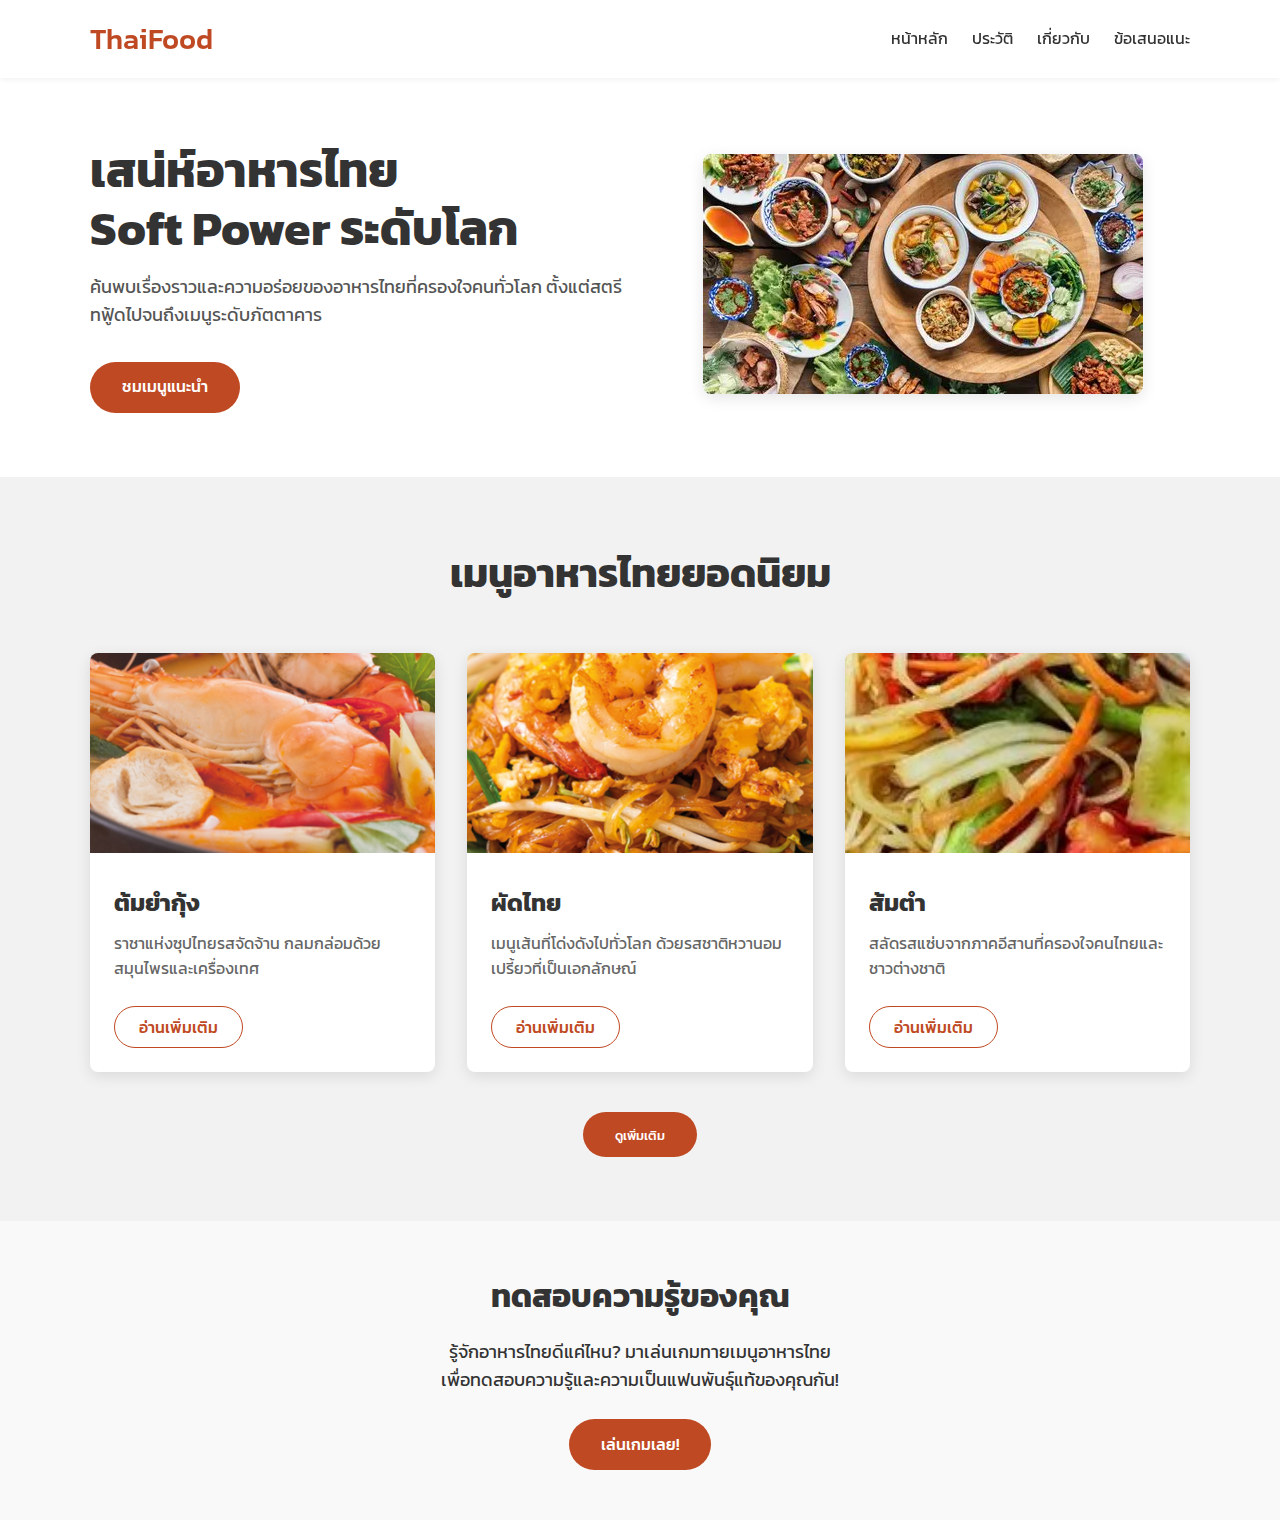
<file: index.html>
<!DOCTYPE html>
<html lang="th">
<head>
    <meta charset="UTF-8">
    <meta name="viewport" content="width=device-width, initial-scale=1.0">
    <title>Thai Food: Soft Power</title>
    
    <link rel="preconnect" href="https://fonts.googleapis.com">
    <link rel="preconnect" href="https://fonts.gstatic.com" crossorigin>
    <link href="https://fonts.googleapis.com/css2?family=Kanit:wght@300;400;500&display=swap" rel="stylesheet">

    <link rel="stylesheet" href="style.css">
</head>
<body>

    <div id="overlay"></div>

    <nav class="navbar">
    <div class="container">
        <div class="nav-con">
            <a href="index.html" class="logo">ThaiFood</a>
            <ul class="menu">
                <li><a href="index.html">หน้าหลัก</a></li>
                <li><a href="history.html">ประวัติ</a></li>
                <li><a href="about.html">เกี่ยวกับ</a></li>
                <li><a href="#" id="suggestions-btn">ข้อเสนอแนะ</a></li>
            </ul>
        </div>
    </div>
</nav>


    <header class="hero">
        <div class="container">
            <div class="hero-con">
                <div class="hero-info">
                    <h1>เสน่ห์อาหารไทย <br>Soft Power ระดับโลก</h1>
                    <p>ค้นพบเรื่องราวและความอร่อยของอาหารไทยที่ครองใจคนทั่วโลก ตั้งแต่สตรีทฟู้ดไปจนถึงเมนูระดับภัตตาคาร</p>
                    <a href="#menu" class="btn">ชมเมนูแนะนำ</a>
                </div>
                <div class="hero-img">
                    <img src="thaifood.webp" alt="ภาพอาหารไทยหลากหลายชนิดจัดวางอย่างสวยงาม">
                </div>
            </div>
        </div>
    </header>

    <main>
        <section id="menu" class="menu-section">
            <div class="container">
                <div class="section-title">
                    <h2>เมนูอาหารไทยยอดนิยม</h2>
                </div>
                <div class="menu-grid">
                    <div class="menu-card">
                        <img src="ต้มยำกุ้ง.jpg" alt="ต้มยำกุ้ง">
                        <div class="card-content">
                            <h4>ต้มยำกุ้ง</h4>
                            <p>ราชาแห่งซุปไทยรสจัดจ้าน กลมกล่อมด้วยสมุนไพรและเครื่องเทศ</p>
                            <button class="btn-secondary read-more-btn">อ่านเพิ่มเติม</button>
                        </div>
                        <div class="card-detail-content">
                            <button class="close-btn">&times;</button>
                            <h2>ต้มยำกุ้ง</h2>
                            <p>อาหารไทยที่โด่งดังไปทั่วโลก ด้วยรสชาติที่จัดจ้านซับซ้อน เปรี้ยว เค็ม เผ็ด พร้อมกลิ่นหอมของสมุนไพรไทย เช่น ข่า ตะไคร้ และใบมะกรูด</p>
                            <h3>วัตถุดิบหลัก:</h3>
                            <ul><li>กุ้งแม่น้ำ</li><li>เห็ดฟาง</li><li>ข่า, ตะไคร้, ใบมะกรูด</li><li>พริกขี้หนูสวน</li><li>น้ำพริกเผา</li></ul>
                        </div>
                    </div>

                    <div class="menu-card">
                        <img src="ผัดไท.jpg" alt="ผัดไทย">
                         <div class="card-content">
                            <h4>ผัดไทย</h4>
                            <p>เมนูเส้นที่โด่งดังไปทั่วโลก ด้วยรสชาติหวานอมเปรี้ยวที่เป็นเอกลักษณ์</p>
                            <button class="btn-secondary read-more-btn">อ่านเพิ่มเติม</button>
                        </div>
                        <div class="card-detail-content">
                            <button class="close-btn">&times;</button>
                            <h2>ผัดไทย</h2>
                            <p>เมนูเส้นจันท์ผัดกับเครื่องปรุงรสเลิศ ใส่กุ้งสด เต้าหู้ ถั่วงอก และใบกุยช่าย เสิร์ฟพร้อมมะนาวและถั่วลิสงป่น เป็นรสชาติที่ลงตัวจนชาวต่างชาติติดใจ</p>
                            <h3>วัตถุดิบหลัก:</h3>
                            <ul><li>เส้นจันท์</li><li>กุ้งสด</li><li>เต้าหู้เหลือง</li><li>ถั่วงอก, ใบกุยช่าย</li><li>ไข่ไก่</li></ul>
                        </div>
                    </div>

                    <div class="menu-card">
                        <img src="ส้มตำ.jpg" alt="ส้มตำ">
                        <div class="card-content">
                           <h4>ส้มตำ</h4>
                           <p>สลัดรสแซ่บจากภาคอีสานที่ครองใจคนไทยและชาวต่างชาติ</p>
                           <button class="btn-secondary read-more-btn">อ่านเพิ่มเติม</button>
                       </div>
                       <div class="card-detail-content">
                           <button class="close-btn">&times;</button>
                           <h2>ส้มตำ</h2>
                           <p>ส้มตำคือสลัดมะละกอดิบที่มีรสชาติจัดจ้านครบรส ทั้งเผ็ด เปรี้ยว เค็ม หวาน เป็นอาหารยอดนิยมที่สะท้อนวัฒนธรรมอาหารริมทางของไทยได้ดีที่สุด</p>
                           <h3>วัตถุดิบหลัก:</h3>
                           <ul><li>มะละกอดิบ</li><li>พริกขี้หนู</li><li>กระเทียม</li><li>มะนาว, น้ำปลา</li><li>ถั่วลิสง</li></ul>
                       </div>
                   </div>

                   <div class="menu-card hidden-card">
                       <img src="กะเพรา.jpg" alt="ผัดกะเพรา">
                       <div class="card-content">
                           <h4>ผัดกะเพรา</h4>
                           <p>เมนูสิ้นคิดแต่ยอดฮิตตลอดกาล ด้วยรสชาติเผ็ดร้อนและกลิ่นหอมของใบกะเพรา</p>
                           <button class="btn-secondary read-more-btn">อ่านเพิ่มเติม</button>
                       </div>
                       <div class="card-detail-content">
                           <button class="close-btn">&times;</button>
                           <h2>ผัดกะเพรา</h2>
                           <p>เมนูผัดที่เรียบง่ายแต่ทรงพลัง ผัดเนื้อสัตว์สับกับพริก กระเทียม และใบกะเพราอันเป็นเอกลักษณ์ ราดบนข้าวสวยร้อนๆ ทานคู่กับไข่ดาว</p>
                           <h3>วัตถุดิบหลัก:</h3>
                           <ul><li>เนื้อหมู/ไก่สับ</li><li>ใบกะเพรา</li><li>พริก, กระเทียม</li><li>น้ำมันหอย</li><li>ไข่ดาว</li></ul>
                       </div>
                   </div>

                   <div class="menu-card hidden-card">
                        <img src="ข้าวจี่.jpg" alt="ข้าวจี่">
                        <div class="card-content">
                            <h4>ข้าวจี่</h4>
                            <p>ข้าวเหนียวชุบไข่ย่างบนเตาถ่าน กลิ่นหอมกรุ่น เป็นเมนูทานเล่นยอดนิยมของภาคอีสาน</p>
                            <button class="btn-secondary read-more-btn">อ่านเพิ่มเติม</button>
                        </div>
                        <div class="card-detail-content">
                           <button class="close-btn">&times;</button>
                           <h2>ข้าวจี่</h2>
                           <p>อาหารว่างจากภาคอีสานที่ทำจากข้าวเหนียวนึ่ง ปั้นเป็นก้อน ชุบไข่ปรุงรส แล้วนำไปย่างบนเตาถ่านจนหอมกรุ่น ผิวนอกกรอบ แต่ด้านในยังคงความนุ่มของข้าวเหนียว</p>
                           <h3>วัตถุดิบหลัก:</h3>
                           <ul><li>ข้าวเหนียวนึ่ง</li><li>ไข่ไก่</li><li>เกลือหรือน้ำปลา</li></ul>
                       </div>
                    </div>

                   <div class="menu-card hidden-card">
                       <img src="ข้าวซอย.jpg" alt="ข้าวซอย">
                       <div class="card-content">
                           <h4>ข้าวซอย</h4>
                           <p>อาหารเหนือเลิศรส เส้นบะหมี่ในน้ำแกงกะทิเข้มข้น</p>
                           <button class="btn-secondary read-more-btn">อ่านเพิ่มเติม</button>
                       </div>
                       <div class="card-detail-content">
                           <button class="close-btn">&times;</button>
                           <h2>ข้าวซอย</h2>
                           <p>เอกลักษณ์ของอาหารล้านนา เส้นบะหมี่ไข่ในน้ำแกงกะทิรสเข้มข้นที่ปรุงด้วยเครื่องเทศเฉพาะตัว ทานคู่กับน่องไก่หรือเนื้อตุ๋น โรยหน้าด้วยบะหมี่กรอบ</p>
                           <h3>วัตถุดิบหลัก:</h3>
                           <ul><li>เส้นบะหมี่ไข่</li><li>น่องไก่/เนื้อ</li><li>กะทิ</li><li>พริกแกงข้าวซอย</li><li>เครื่องเคียง (หอมแดง, ผักกาดดอง)</li></ul>
                       </div>
                   </div>

                   <div class="menu-card hidden-card">
                       <img src="ข้าวผัด.jpg" alt="ข้าวผัด">
                       <div class="card-content">
                           <h4>ข้าวผัด</h4>
                           <p>เมนูง่ายๆ ที่อร่อยไม่ธรรมดา สามารถปรับเปลี่ยนเครื่องได้หลากหลาย</p>
                           <button class="btn-secondary read-more-btn">อ่านเพิ่มเติม</button>
                       </div>
                       <div class="card-detail-content">
                           <button class="close-btn">&times;</button>
                           <h2>ข้าวผัด</h2>
                           <p>ข้าวสวยหอมมะลิผัดกับไข่และเนื้อสัตว์ ปรุงรสด้วยซอสปรุงรส เสิร์ฟพร้อมแตงกวา ต้นหอม และมะนาว เป็นเมนูที่เรียบง่ายแต่อร่อยถูกใจทุกคน</p>
                           <h3>วัตถุดิบหลัก:</h3>
                           <ul><li>ข้าวสวย</li><li>ไข่ไก่</li><li>เนื้อสัตว์ (หมู, ไก่, กุ้ง)</li><li>คะน้า, หอมใหญ่</li><li>มะนาว</li></ul>
                       </div>
                   </div>

                   <div class="menu-card hidden-card">
                       <img src="ข้าวเหนียวมะม่วง.jpg" alt="ข้าวเหนียวมะม่วง">
                       <div class="card-content">
                           <h4>ข้าวเหนียวมะม่วง</h4>
                           <p>ของหวานเลื่องชื่อที่ผสมผสานความหวานของมะม่วงสุกกับความมันของข้าวเหนียวมูน</p>
                           <button class="btn-secondary read-more-btn">อ่านเพิ่มเติม</button>
                       </div>
                       <div class="card-detail-content">
                           <button class="close-btn">&times;</button>
                           <h2>ข้าวเหนียวมะม่วง</h2>
                           <p>ราชาแห่งขนมหวานไทย ข้าวเหนียวมูนรสหวานมันที่นึ่งกับกะทิ ทานคู่กับมะม่วงน้ำดอกไม้สุกหวานฉ่ำ ราดด้วยน้ำกะทิเค็มเล็กน้อยเพื่อตัดรส</p>
                           <h3>วัตถุดิบหลัก:</h3>
                           <ul><li>ข้าวเหนียว</li><li>มะม่วงสุก</li><li>กะทิ</li><li>น้ำตาล, เกลือ</li><li>ถั่วทอง</li></ul>
                       </div>
                   </div>

                   <div class="menu-card hidden-card">
                       <img src="เขียวหวานไก่.jpg" alt="แกงเขียวหวานไก่">
                       <div class="card-content">
                           <h4>แกงเขียวหวานไก่</h4>
                           <p>แกงกะทิยอดนิยมที่มีรสชาติเผ็ดร้อน หอมกลิ่นเครื่องแกงและโหระพา</p>
                           <button class="btn-secondary read-more-btn">อ่านเพิ่มเติม</button>
                       </div>
                       <div class="card-detail-content">
                           <button class="close-btn">&times;</button>
                           <h2>แกงเขียวหวานไก่</h2>
                           <p>แกงไทยที่มีสีเขียวสวยจากพริกแกงที่ทำจากพริกขี้หนูสด มีรสชาติเผ็ดนำหวานตาม หอมกลิ่นโหระพาและมะเขือเปราะ เข้ากันได้ดีกับเนื้อไก่และกะทิ</p>
                           <h3>วัตถุดิบหลัก:</h3>
                           <ul><li>เนื้อไก่</li><li>พริกแกงเขียวหวาน</li><li>กะทิ</li><li>มะเขือเปราะ</li><li>ใบโหระพา</li></ul>
                       </div>
                   </div>

                   <div class="menu-card hidden-card">
                       <img src="มัสมัน.jpg" alt="มัสมั่นไก่">
                       <div class="card-content">
                           <h4>มัสมั่นไก่</h4>
                           <p>แกงที่ได้รับอิทธิพลจากอาหารมุสลิม มีรสชาติกลมกล่อม หอมเครื่องเทศ</p>
                           <button class="btn-secondary read-more-btn">อ่านเพิ่มเติม</button>
                       </div>
                       <div class="card-detail-content">
                           <button class="close-btn">&times;</button>
                           <h2>มัสมั่นไก่</h2>
                           <p>แกงรสละมุนที่ผสมผสานเครื่องเทศจากตะวันออกกลาง เช่น อบเชย ลูกกระวาน มีรสชาติหวานนำเค็มตาม เนื้อไก่นุ่มเปื่อยและมันฝรั่งที่ชุ่มรสแกง</p>
                           <h3>วัตถุดิบหลัก:</h3>
                           <ul><li>สะโพกไก่</li><li>พริกแกงมัสมั่น</li><li>กะทิ</li><li>มันฝรั่ง, หอมใหญ่</li><li>ถั่วลิสงคั่ว</li></ul>
                       </div>
                   </div>
                </div>

                <div class="load-more-container">
                    <button id="load-more-btn" class="btn">ดูเพิ่มเติม</button>
                </div>

            </div>
        </section>

        <section class="game-link-section" style="text-align: center; padding: 50px 20px; background-color: #f9f9f9;">
            <div class="container">
                <h2 style="font-size: 2em; margin-bottom: 15px;">ทดสอบความรู้ของคุณ</h2>
                <p style="font-size: 1.1em; max-width: 600px; margin: 0 auto 25px auto;">รู้จักอาหารไทยดีแค่ไหน? มาเล่นเกมทายเมนูอาหารไทย<br>เพื่อทดสอบความรู้และความเป็นแฟนพันธุ์แท้ของคุณกัน!</p>
                <a href="game.html" class="btn">เล่นเกมเลย!</a>
            </div>
        </section>
        </main>

    <div id="suggestions-modal" class="modal">
        <div class="modal-content">
            <span class="close-modal-btn">&times;</span>
            <h2>ข้อเสนอแนะ</h2>
            <p>เรายินดีรับฟังความคิดเห็นของคุณ! กรุณาสแกน QR Code ด้านล่างเพื่อส่งข้อเสนอแนะผ่าน Google Form</p>
            <img src="QRแบบสอบถามความพึงพอใจ.PNG.jpeg" alt="QR Code for Google Form" class="qr-code-img">
        </div>
    </div>

    <script src="script.js"></script>
</body>

</html>
    <script src="script.js"></script>
</body>
</html>
</file>
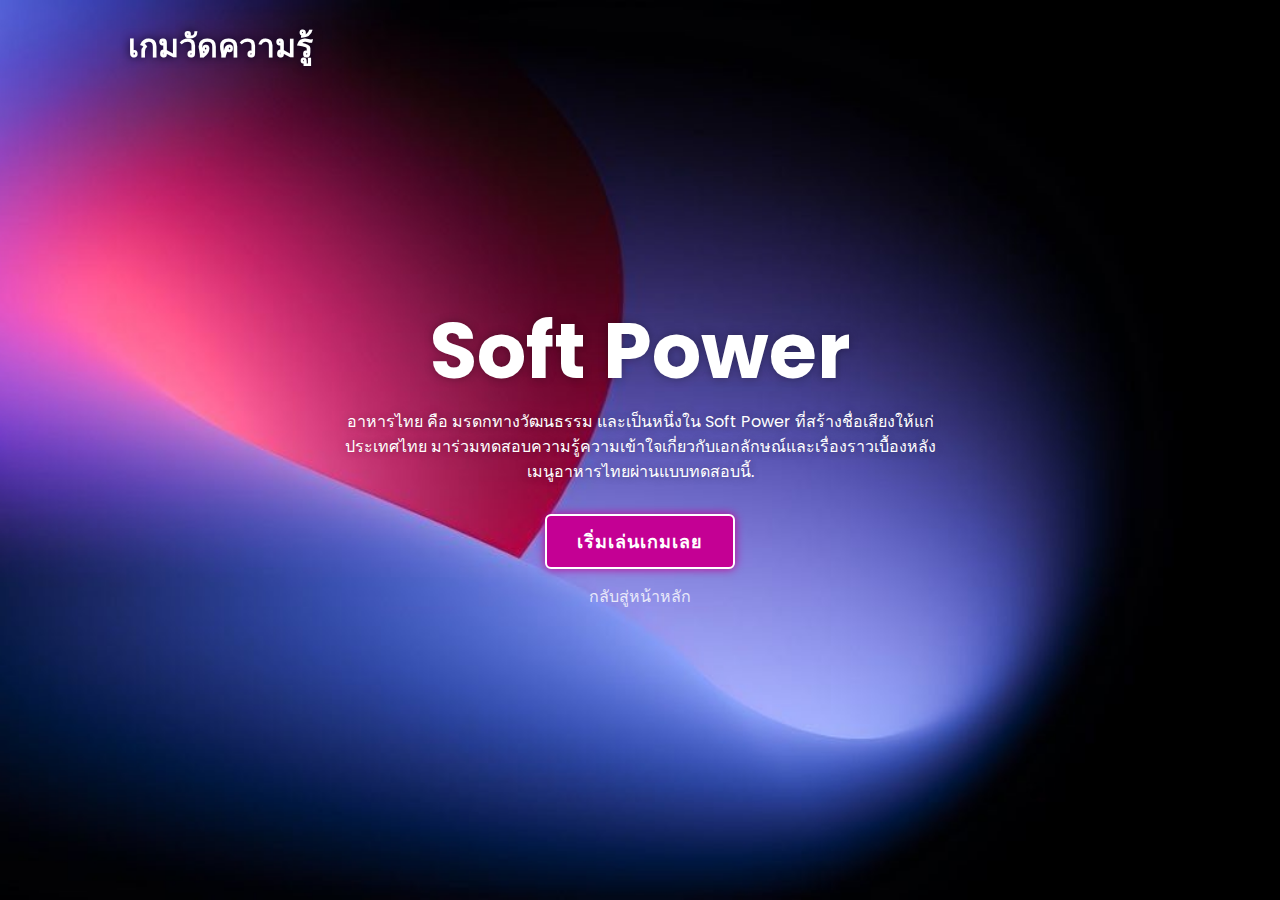
<file: game.html>
<!DOCTYPE html>
<html lang="en">
<head>
    <meta charset="UTF-8">
    <meta http-equiv="X-UA-Compatable" content="IE=edge">
    <meta name="viewport" content="width=device-width, initial-scale=1.0">
    <title>soft power quiz game</title>
    <link rel="stylesheet" href="stylegame.css">
</head>

<body>

    <main class="main">
        <header class="header">
            <a href="#" class="logo">เกมวัดความรู้</a>
        </header>

        <div class="container">
            <section class="quiz-section">
                <div class="quiz-box">
                    <h1>แบบทดสอบวัดความรู้</h1>
                    <div class="quiz-header">
                        <span>Soft Power Food</span>
                        <span class="header-score">คะแนน: 0 / 15</span>
                    </div>

                    <h2 class="question-text">ต้มยำกุ้ง มีเอกลักษณ์เด่นที่รสชาติแบบไหน?</h2>

                    <div class="option-list">
                        </div>

                    <div class="quiz-footer">
                        <span class="question-total">1 จาก 15 คำถาม</span>
                        <button class="next-btn">ต่อไป</button>
                    </div>
                </div>

                <div class="result-box">
                    <h2>ผลคะแนน</h2>
                    <div class="percentage-container">
                        <div class="circular-progress">
                            <span class="progress-value">0%</span>
                        </div>

                        <span class="score-text">คุณทำคะแนนได้ 0 จาก 15 คะแนน</span>
                    </div>
                    <div class="buttons">
                        <button class="tryAgain-btn">ลองอีกครั้งมั้ยจั๊ฟ</button>
                        <button class="goHome-btn">กลับหน้าหลัก</button>
                    </div>
                </div>
            </section>

            <section class="home">
                <div class="home-content">
                    <h1>Soft Power </h1>
                    <p> อาหารไทย คือ มรดกทางวัฒนธรรม และเป็นหนึ่งใน Soft Power ที่สร้างชื่อเสียงให้แก่ประเทศไทย มาร่วมทดสอบความรู้ความเข้าใจเกี่ยวกับเอกลักษณ์และเรื่องราวเบื้องหลังเมนูอาหารไทยผ่านแบบทดสอบนี้.</p>
                    <button class="start-btn">เริ่มเล่นเกมเลย</button>

                    <a href="index.html" style="display: block; text-align: center; margin-top: 15px; color: #fff; text-decoration: none; font-size: 16px; opacity: 0.8; transition: opacity 0.3s;">กลับสู่หน้าหลัก</a>
                    </div>
            </section>
        </div>
    </main>

    <div class="popup-info">
        <h2>Quiz Guide</h2>
        <span class="info">1.เกมแบบทดสอบนี้ประกอบด้วยคำถามทั้งหมด 15ข้อ.</span>
        <span class="info">2.กรุณา อ่านคำถามและเลือกคำตอบที่ท่านเห็นว่าถูกต้องที่สุดเพียง 1 ข้อ.</span>
        <span class="info">3.เมื่อยืนยันคำตอบในแต่ละข้อ แล้วจะไม่สามารถย้อนกลับเพื่อแก้ไขได้.</span>
        <span class="info">4.ตอบถูกจะได้รับ 1 คะแนน ไม่มีการหักคะแนนเมื่อตอบผิด.</span>
        <span class="info">5.ระบบจะแสดงผลคะแนนรวมของท่าน หลังจากทำแบบทดสอบครบทุกข้อ.</span>

        <div class="btn-group">
            <button class="info-btn exit-btn">ออก</button>
            <a href="#" class="info-btn Continue-btn">ต่อไป</a>
        </div>
    </div>

    <script src="questions.js"></script>
    <script src="gamescript.js"></script> 
</body>
</html>
</file>
<file: style.css>
/* --- การตั้งค่าพื้นฐานและตัวแปร (Variables) --- */
:root {
    --primary-color: #BF4923;
    --secondary-color: #D9A05B;
    --background-color: #F2F2F2;
    --text-color: #333333;
    --white-color: #FFFFFF;
    
    --border-radius: 8px;
    --box-shadow: 0 4px 15px rgba(0, 0, 0, 0.1);
}

* {
    margin: 0;
    padding: 0;
    box-sizing: border-box;
}

body {
    font-family: 'Kanit', sans-serif;
    background-color: var(--background-color);
    color: var(--text-color);
    line-height: 1.6;
}

body.body-no-scroll {
    overflow: hidden; /* ป้องกันการ scroll พื้นหลังตอนการ์ดขยาย */
}

.container {
    max-width: 1140px;
    margin: 0 auto;
    padding: 0 20px;
}

/* --- Navigation Bar --- */
.navbar {
    background-color: var(--white-color);
    padding: 1rem 0;
    box-shadow: 0 2px 5px rgba(0, 0, 0, 0.05);
    position: sticky;
    top: 0;
    z-index: 100;
}

.nav-con {
    display: flex;
    justify-content: space-between;
    align-items: center;
}

.logo {
    font-size: 1.8rem;
    font-weight: 500;
    color: var(--primary-color);
    text-decoration: none;
}

.menu {
    display: flex;
    list-style: none;
    gap: 1.5rem;
}

.menu a {
    color: var(--text-color);
    text-decoration: none;
    font-size: 1rem;
    transition: color 0.3s ease;
}

.menu a:hover {
    color: var(--primary-color);
}

/* --- Hero Section (ส่วนหัว) --- */
.hero {
    background-color: var(--white-color);
    padding: 4rem 0;
}

.hero-con {
    display: flex;
    align-items: center;
    gap: 2rem;
}

.hero-info { flex: 1; }
.hero-info h1 { font-size: 3rem; line-height: 1.2; margin-bottom: 1rem; }
.hero-info p { font-size: 1.1rem; margin-bottom: 2rem; color: #555; }
.hero-img { flex: 1; text-align: center; }
.hero-img img { max-width: 100%; height: auto; border-radius: var(--border-radius); box-shadow: var(--box-shadow); }

/* --- Buttons (ปุ่ม) --- */
.btn, .btn-secondary {
    display: inline-block;
    padding: 0.8rem 2rem;
    border-radius: 50px;
    text-decoration: none;
    font-weight: 500;
    transition: transform 0.3s ease, box-shadow 0.3s ease, background-color 0.3s ease, color 0.3s ease;
    border: none;
    cursor: pointer;
    font-family: 'Kanit', sans-serif;
}
.btn { background-color: var(--primary-color); color: var(--white-color); }
.btn:hover { transform: translateY(-3px); box-shadow: 0 6px 20px rgba(0, 0, 0, 0.15); }

.btn-secondary {
    background-color: var(--white-color);
    color: var(--primary-color);
    border: 1px solid var(--primary-color);
    padding: 0.5rem 1.5rem;
    font-size: 1rem;
}
.btn-secondary:hover { background-color: var(--primary-color); color: var(--white-color); }

/* --- Menu Section (ส่วนแสดงรายการอาหาร) --- */
.menu-section { padding: 4rem 0; }
.section-title { text-align: center; margin-bottom: 3rem; }
.section-title h2 { font-size: 2.5rem; }
.menu-grid { display: grid; grid-template-columns: repeat(auto-fit, minmax(300px, 1fr)); gap: 2rem; }
.load-more-container { text-align: center; margin-top: 2.5rem; }

.menu-card {
    background-color: var(--white-color);
    border-radius: var(--border-radius);
    box-shadow: var(--box-shadow);
    overflow: hidden;
    transition: all 0.4s ease;
    position: relative;
}
.menu-card:hover { transform: translateY(-10px); }
.menu-card img { width: 100%; height: 200px; object-fit: cover; }
.card-content { padding: 1.5rem; }
.card-content h4 { font-size: 1.5rem; margin-bottom: 0.5rem; }
.card-content p { margin-bottom: 1.5rem; color: #666; }

/* --- Expanded Card & Overlay Styles --- */
#overlay {
    position: fixed; top: 0; left: 0; width: 100%; height: 100%;
    background-color: rgba(0, 0, 0, 0.7);
    z-index: 1000; opacity: 0; pointer-events: none;
    transition: opacity 0.4s ease;
}
#overlay.visible { opacity: 1; pointer-events: all; }

.menu-card.card-expanded {
    position: fixed; top: 50%; left: 50%;
    transform: translate(-50%, -50%);
    width: 90%; max-width: 600px;
    height: 80vh; max-height: 700px;
    z-index: 1001; overflow-y: auto;
}
.menu-card.card-expanded:hover { transform: translate(-50%, -50%); }

.card-detail-content { display: none; padding: 2rem; padding-top: 4rem; }
.menu-card.card-expanded .card-content,
.menu-card.card-expanded img { display: none; }
.menu-card.card-expanded .card-detail-content { display: block; }

.card-detail-content h3 { margin-top: 1.5rem; }
.card-detail-content ul { list-style-position: inside; padding-left: 1rem; }
.card-detail-content ul li { margin-bottom: 0.5rem; }

.close-btn {
    position: absolute; top: 10px; right: 15px;
    font-size: 2.5rem; font-weight: bold; color: #888;
    background: none; border: none; cursor: pointer; line-height: 1;
}
.close-btn:hover { color: #333; }

.hidden-card { display: none; }

/* --- Responsive Design --- */
@media (max-width: 768px) {
    .hero-con { flex-direction: column; text-align: center; }
    .hero-info { order: 2; }
    .hero-img { order: 1; margin-bottom: 2rem; }
}
/* --- Styles for New Content Pages --- */
.content-page {
    background-color: var(--white-color);
    padding: 2rem 3rem;
    margin: 3rem 0;
    border-radius: var(--border-radius);
    box-shadow: var(--box-shadow);
}
.content-page h1 { font-size: 2.5rem; margin-bottom: 1.5rem; color: var(--primary-color); }
.content-page h2 { font-size: 1.8rem; margin-top: 2rem; margin-bottom: 1rem; }
.content-page p { margin-bottom: 1rem; line-height: 1.8; }
.content-page ul { margin-left: 20px; margin-bottom: 1rem; }
.content-img { width: 100%; max-width: 500px; display: block; margin: 1.5rem auto; border-radius: var(--border-radius); }

/* --- Footer Styles --- */
.site-footer {
    background-color: #333;
    color: #fff;
    text-align: center;
    padding: 1.5rem 0;
    margin-top: 3rem;
}

/* --- Suggestions Modal Styles --- */
.modal {
    position: fixed;
    z-index: 2000;
    left: 0;
    top: 0;
    width: 100%;
    height: 100%;
    opacity: 0;
    pointer-events: none;
    transition: opacity 0.3s ease;
    display: flex; /* ใช้ flex เพื่อจัดให้อยู่กลางจอ */
    align-items: center;
    justify-content: center;
}
.modal.visible { opacity: 1; pointer-events: auto; }
.modal-content {
    background-color: var(--white-color);
    padding: 2rem;
    border-radius: var(--border-radius);
    box-shadow: 0 5px 25px rgba(0,0,0,0.2);
    width: 90%;
    max-width: 500px;
    text-align: center;
    position: relative;
}
.close-modal-btn {
    position: absolute;
    top: 10px;
    right: 15px;
    font-size: 2rem;
    color: #aaa;
    cursor: pointer;
    line-height: 1;
}
.close-modal-btn:hover { color: #333; }
.qr-code-img { max-width: 200px; margin-top: 1rem; }
</file>
<file: stylegame.css>
@import url("https://fonts.googleapis.com/css2?family=Poppins:wght@300;400;500;600;700;800&display=swap" );

* {
    margin: 0;
    padding: 0;
    box-sizing: border-box;
    font-family: 'Poppins', sans-serif;
}

body {
    color: #fff;
    background: #09001d;
    overflow: hidden;
}

.header {
    position: fixed;
    top: 0;
    left: 0;
    width: 100%;
    padding: 20px 10%;
    background: transparent;
    display: flex;
    justify-content: space-between;
    align-items: center;
    z-index: 100;
}

.logo {
    font-size: 32px;
    color: #fff;
    text-decoration: none;
    font-weight: 700;
    filter: drop-shadow(0 0 5px #09001d);
}

.main {
    min-height: 100vh;
    background: url(background\ 001.jpg) no-repeat;
    background-size: cover;
    background-position: center;
    pointer-events: auto;
    transition: .5s ease;
}

.main.active {
    filter: blur(15px);
    pointer-events: none;
}

.container {
    display: flex;
    height: 100vh;
    width: 200%;
}

.home {
    position: relative;
    left: -50%;
    width: 100%;
    display: flex;
    justify-content: center;
    align-items: center;
}

.home-content {
    max-width: 600px;
    display: flex;
    align-items: center;
    flex-direction: column;
}

.home-content h1 {
    font-size: 78px;
    font-weight: 700;
    text-shadow: 0 0 10px rgba(0, 0, 0, .3);
}

.home-content p {
    font-size: 16px;
    text-align: center;
    text-shadow: 0 0 10px rgba(0, 0, 0, .3);
    margin-bottom: 30px;
}

.home-content .start-btn {
    width: 190px;
    height: 55px;
    background: #c40094;
    border: 2px solid #fff;
    outline: none;
    border-radius: 6px;
    box-shadow: 0 0 10px #c40094;
    font-size: 18px;
    color: #fff;
    letter-spacing: 1px;
    font-weight: 600;
    cursor: pointer;
    transition: .5s;
}

.home-content .start-btn:hover {
    background: #09001d;
    box-shadow: none;
} 

.popup-info {
    position: absolute;
    top: 50%;
    left: 50%;
    transform: translate(-50%, -50%) scale(.9);
    width: 500px;
    background: #fff;
    border-radius: 6px;
    padding: 10px 25px;
    opacity: 0;
    pointer-events: none;
    transition: .5s ease;
}

.popup-info.active {
    opacity: 1;
    pointer-events: auto;
    transform: translate(-50%, -50%) scale(1);
}

.popup-info h2{
    font-size: 50px;
    color: #c40094;
}

.popup-info .info {
    display: inline-block;
    font-size: 16px;
    color: #333;
    font-weight: 500;
    margin: 4px 0;
}

.popup-info .btn-group {
    display: flex;
    justify-content: space-between;
    align-items: center;
    border-top: 1px solid #999;
    margin-top: 10px;
    padding: 15px 0 7px;
}

.popup-info .btn-group .info-btn {
    display: inline-flex;
    justify-content: center;
    align-items: center;
    width: 130px;
    height: 45px;
    background: #c40094;
    border: 2px solid #c40094;
    outline: none;
    border-radius: 6px;
    text-decoration: none;
    font-size: 16px;
    color: #fff;
    font-weight: 600;
    box-shadow: 0 0 10px rgba(0, 0, 0, .1);
    cursor: pointer;
    transition: .5s;
}

.popup-info .btn-group .info-btn:nth-child(1) {
    background: transparent;
    color: #c40094;
}

.popup-info .btn-group .info-btn:nth-child(1):hover {
    background: #c40094;
    color: #fff;
}

.popup-info .btn-group .info-btn:nth-child(2):hover {
    background: #950170;
    border-color: #950170;
}

.quiz-section {
    position: relative;
    left: -50%;
    width: 100%;
    background: #09001d;
    display: flex;
    justify-content: center;
    align-items: center;
    z-index: 100;
    transition: .8s ease-in-out;
    transition-delay: .25s;
}

.quiz-section.active {
    left: 0;
}

.quiz-section .quiz-box {
    position: relative;
    width: 500px;
    background: transparent;
    border: 2px solid #c40094;
    border-radius: 6px;
    display: flex;
    flex-direction: column;
    padding: 20px 30px;
    opacity: 0;
    pointer-events: none;
    transform: scale(.9); 
    transition: .8s ease;
    transition-delay: 0s;
}

.quiz-section .quiz-box.active {
    opacity: 1;
    pointer-events: auto;
    transform: scale(1);
    transition: 1s ease;
    transition-delay: 1s;
}

.quiz-box h1 {
    font-size: 32px;
    text-align: center;
    background: linear-gradient(45deg, transparent, #c40094, transparent);
    border-radius: 6px;
}

.quiz-box .quiz-header {
    display: flex;
    justify-content: space-between;
    align-items: center;
    padding: 20px 0;
    border-bottom: 2px solid #c40094;
    margin-bottom: 30px;
}

.quiz-header span {
    font-size: 18px;
    font-weight: 500;
}

.quiz-header .header-score {
    background: #c40094;
    border-radius: 3px;
    padding: 7px;
}

.quiz-box .question-text{
    font-size: 24px;
    font-weight: 600;
}

.option-list .option {
    width: 100%;
    padding: 12px;
    background: transparent;
    border: 2px solid rgba(255, 255, 255, .2);
    border-radius: 4px;
    font-size: 17px;
    margin: 15px 0;
    cursor: pointer;
    transition: .3s;
}

.option-list .option:hover {
    background: rgba(255, 255, 255, .1);
    border-color: rgba(255, 255, 255, .1);
}

.option-list .option.correct {
    background: #09001d;
    color: #00a63d;
    border-color: #00a63d;
}

.option-list .option.incorrect {
    background: #09001d;
    color: #a60045;
    border-color: #a60045;
}

.option-list .option.disabled {
    pointer-events: none;
}

.quiz-box .quiz-footer {
    display: flex;
    justify-content: space-between;
    align-items: center;
    border-top: 2px solid #c40094;
    padding-top: 20px;
    margin-top: 20px;
}

.quiz-footer .question-total {
    font-size: 16px;
    font-weight: 600;
}

.quiz-footer .next-btn {
    width: 100px;
    height: 45px;
    background: rgba(255, 255, 255, .1);
    border: 2px solid rgba(255, 255, 255, .1);
    outline: none;
    border-radius: 6px;
    font-size: 16px;
    color: rgba(255, 255, 255, .3);
    font-weight: 600;
    cursor: pointer;
    pointer-events: none;
    transition: .5s;
}

.quiz-footer .next-btn.active {
    pointer-events: auto;
    background: #c40094;
    border-color: #c40094;
    color: #fff;
}

.quiz-footer .next-btn.active:hover {
    background: #950170;
    border-color: #950170;
}

.quiz-section .result-box {
    position: absolute;
    top: 50%;
    left: 50%;
    transform: translate(-50%, -50%) scale(.9);
    width: 500px;
    background: transparent;
    border: 2px solid #c40094;
    border-radius: 6px;
    padding: 20px;
    display: flex;
    flex-direction: column;
    align-items: center;
    opacity: 0;
    pointer-events: none;
    transition: .8s ease;
}

.quiz-section .result-box.active {
    opacity: 1;
    pointer-events: auto;
    transform: translate(-50%, -50%) scale(1);
}

.result-box h2 {
    font-size: 52px;
}

.result-box .percentage-container {
    width: 300px;
    display: flex;
    flex-direction: column;
    align-items: center;
    margin: 20px 0 40px;
}

.percentage-container .circular-progress {
    position: relative;
    width: 250px;
    height: 250px;
    background: conic-gradient(#c40094 3.6deg, rgba(255, 255, 255, .1) 0deg);
    border-radius: 50%;
    display: flex;
    justify-content: center;
    align-items: center;
}

.percentage-container .circular-progress::before {
    content: '';
    position: absolute;
    width: 210px;
    height: 210px;
    background: #09001d;
    border-radius: 50%;
}

.circular-progress .progress-value {
    position: relative;
    font-size: 45px;
    font-weight: 600;
}

.percentage-container .progress-value {
    font-size: 26px;
    font-weight: 600;
    margin-top: 20px;
}

.result-box .buttons {
    display: flex;
}

.buttons button {
    width: 130px;
    height: 47px;
    background: #c40094;
    border: 2px solid #c40094;
    outline: none;
    border-radius: 6px;
    font-size: 16px;
    color: #fff;
    font-weight: 600;
    margin: 0 20px 20px;
    cursor: pointer;
    transition: .5s;
}

.buttons button:nth-child(1):hover {
    background: #950170;
    border-color: #950170;
}

.buttons button:nth-child(2) {
    background: transparent;
    color: #c40094;
}

.buttons button:nth-child(2):hover {
    background: #c40094;
    color: #fff;
}
</file>
